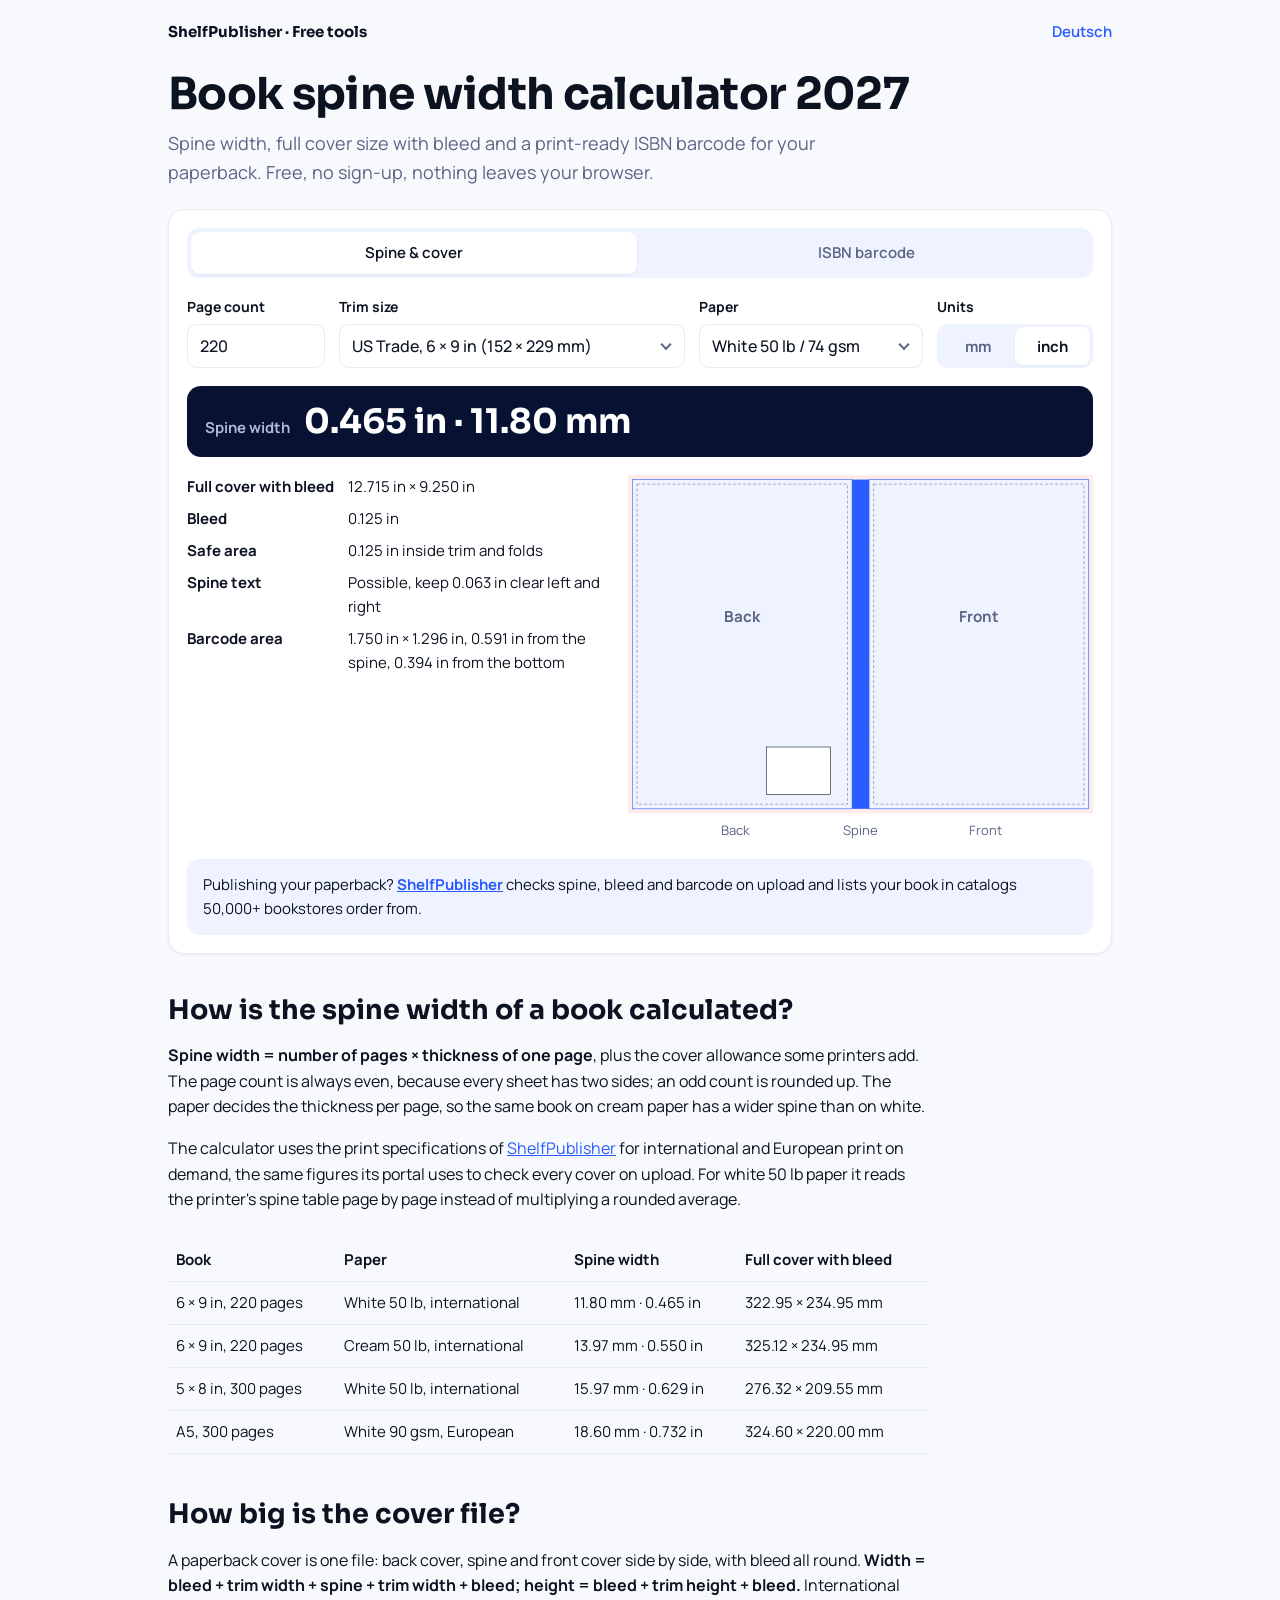
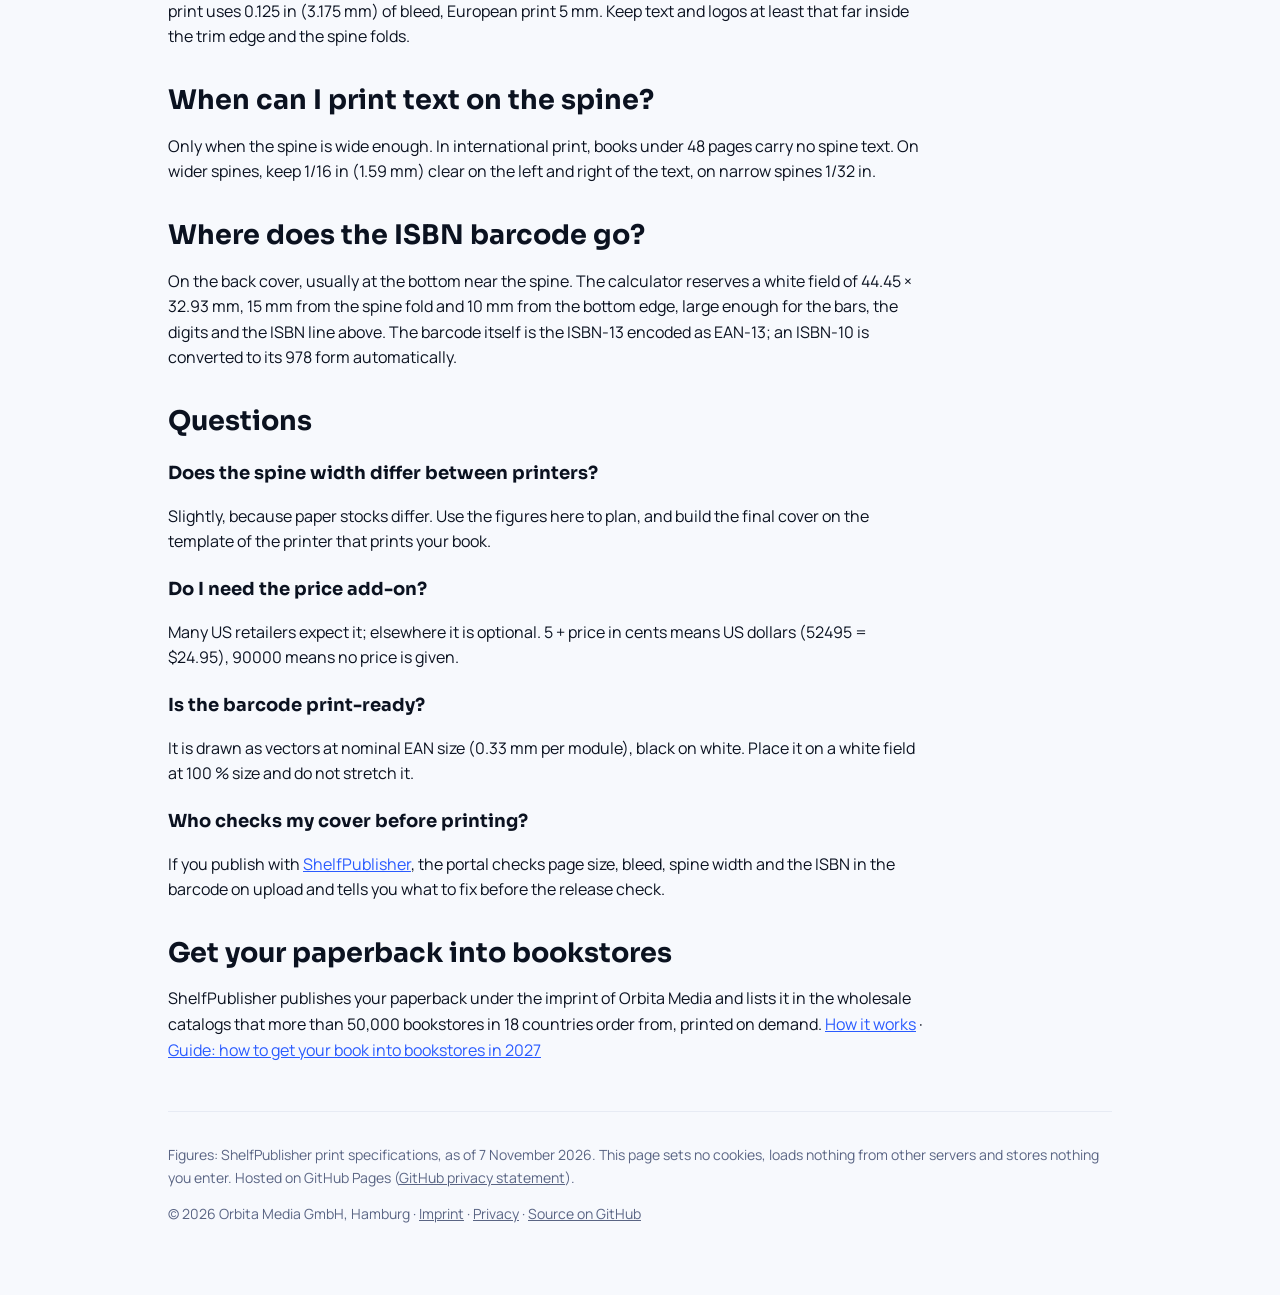
<file: docs/index.html>
<!doctype html>
<html lang="en">
<head>
<meta charset="utf-8">
<meta name="viewport" content="width=device-width,initial-scale=1">
<title>Book Spine Width Calculator 2027 – Cover Size &amp; ISBN Barcode (Free)</title>
<meta name="description" content="Free book spine width calculator: enter page count, trim size and paper to get the spine width, full cover size with bleed and an ISBN-13 barcode as SVG or PNG.">
<link rel="canonical" href="https://orbita-media.github.io/book-spine-calculator/">
<link rel="alternate" hreflang="en" href="https://orbita-media.github.io/book-spine-calculator/">
<link rel="alternate" hreflang="de" href="https://orbita-media.github.io/book-spine-calculator/de/">
<link rel="alternate" hreflang="x-default" href="https://orbita-media.github.io/book-spine-calculator/">
<meta property="og:type" content="website">
<meta property="og:title" content="Book Spine Width Calculator 2027 – Cover Size & ISBN Barcode">
<meta property="og:description" content="Spine width, full cover size with bleed and an ISBN barcode for your paperback. Free, no sign-up.">
<meta property="og:url" content="https://orbita-media.github.io/book-spine-calculator/">
<link rel="icon" href="icon.svg" type="image/svg+xml">
<link rel="preload" href="fonts/manrope-latin.woff2" as="font" type="font/woff2" crossorigin>
<link rel="stylesheet" href="app.css">
<script type="application/ld+json">
{"@context":"https://schema.org","@graph":[
{"@type":"WebApplication","name":"Book Spine Width Calculator","url":"https://orbita-media.github.io/book-spine-calculator/","applicationCategory":"UtilitiesApplication","operatingSystem":"Any (web browser)","inLanguage":"en","offers":{"@type":"Offer","price":"0","priceCurrency":"USD"},"description":"Calculates the spine width and full cover size of a paperback from page count, trim size and paper, and draws an ISBN-13 barcode as SVG or PNG.","publisher":{"@type":"Organization","name":"ShelfPublisher","url":"https://shelfpublisher.com"}},
{"@type":"FAQPage","mainEntity":[
{"@type":"Question","name":"How do I calculate the spine width of a book?","acceptedAnswer":{"@type":"Answer","text":"Multiply the number of pages by the thickness of one page of your paper, and add the cover allowance your printer uses. A 220-page paperback on white 50 lb paper has a spine of 11.80 mm (0.465 in) in ShelfPublisher's international print specification."}},
{"@type":"Question","name":"Why does my page count have to be even?","acceptedAnswer":{"@type":"Answer","text":"Every sheet has two sides, so printers always bind an even number of pages. An odd page count is rounded up, and the spine is calculated for the rounded number."}},
{"@type":"Question","name":"How wide is the full cover of a 6 x 9 inch paperback?","acceptedAnswer":{"@type":"Answer","text":"Back cover plus spine plus front cover plus bleed on both sides. With 220 pages on white 50 lb paper and 0.125 in bleed that is 322.95 x 234.95 mm (12.715 x 9.250 in)."}},
{"@type":"Question","name":"What does the 5-digit add-on next to an ISBN barcode mean?","acceptedAnswer":{"@type":"Answer","text":"It is an optional price code. The first digit names the currency (5 for US dollars), the other four the price: 52495 means $24.95. 90000 means no price is given."}}]}]}
</script>
</head>
<body>
<div class="wrap">
<nav class="top"><span class="brand">ShelfPublisher · Free tools</span><a href="de/" hreflang="de">Deutsch</a></nav>
<h1>Book spine width calculator 2027</h1>
<p class="sub">Spine width, full cover size with bleed and a print-ready ISBN barcode for your paperback. Free, no sign-up, nothing leaves your browser.</p>

<div id="calc" data-lang="en"><noscript>The calculator needs JavaScript. The formula is explained below.</noscript></div>

<article>
<h2>How is the spine width of a book calculated?</h2>
<p><strong>Spine width = number of pages × thickness of one page</strong>, plus the cover allowance some printers add. The page count is always even, because every sheet has two sides; an odd count is rounded up. The paper decides the thickness per page, so the same book on cream paper has a wider spine than on white.</p>
<p>The calculator uses the print specifications of <a href="https://shelfpublisher.com/?utm_source=github&amp;utm_medium=tool&amp;utm_campaign=spine-calculator">ShelfPublisher</a> for international and European print on demand, the same figures its portal uses to check every cover on upload. For white 50 lb paper it reads the printer's spine table page by page instead of multiplying a rounded average.</p>
<div class="tw"><table>
<thead><tr><th>Book</th><th>Paper</th><th>Spine width</th><th>Full cover with bleed</th></tr></thead>
<tbody>
<tr><td>6 × 9 in, 220 pages</td><td>White 50 lb, international</td><td>11.80 mm · 0.465 in</td><td>322.95 × 234.95 mm</td></tr>
<tr><td>6 × 9 in, 220 pages</td><td>Cream 50 lb, international</td><td>13.97 mm · 0.550 in</td><td>325.12 × 234.95 mm</td></tr>
<tr><td>5 × 8 in, 300 pages</td><td>White 50 lb, international</td><td>15.97 mm · 0.629 in</td><td>276.32 × 209.55 mm</td></tr>
<tr><td>A5, 300 pages</td><td>White 90 gsm, European</td><td>18.60 mm · 0.732 in</td><td>324.60 × 220.00 mm</td></tr>
</tbody></table></div>

<h2>How big is the cover file?</h2>
<p>A paperback cover is one file: back cover, spine and front cover side by side, with bleed all round. <strong>Width = bleed + trim width + spine + trim width + bleed; height = bleed + trim height + bleed.</strong> International print uses 0.125 in (3.175 mm) of bleed, European print 5 mm. Keep text and logos at least that far inside the trim edge and the spine folds.</p>

<h2>When can I print text on the spine?</h2>
<p>Only when the spine is wide enough. In international print, books under 48 pages carry no spine text. On wider spines, keep 1/16 in (1.59 mm) clear on the left and right of the text, on narrow spines 1/32 in.</p>

<h2>Where does the ISBN barcode go?</h2>
<p>On the back cover, usually at the bottom near the spine. The calculator reserves a white field of 44.45 × 32.93 mm, 15 mm from the spine fold and 10 mm from the bottom edge, large enough for the bars, the digits and the ISBN line above. The barcode itself is the ISBN-13 encoded as EAN-13; an ISBN-10 is converted to its 978 form automatically.</p>

<section class="faq">
<h2>Questions</h2>
<h3>Does the spine width differ between printers?</h3>
<p>Slightly, because paper stocks differ. Use the figures here to plan, and build the final cover on the template of the printer that prints your book.</p>
<h3>Do I need the price add-on?</h3>
<p>Many US retailers expect it; elsewhere it is optional. 5 + price in cents means US dollars (52495 = $24.95), 90000 means no price is given.</p>
<h3>Is the barcode print-ready?</h3>
<p>It is drawn as vectors at nominal EAN size (0.33 mm per module), black on white. Place it on a white field at 100 % size and do not stretch it.</p>
<h3>Who checks my cover before printing?</h3>
<p>If you publish with <a href="https://shelfpublisher.com/how-it-works?utm_source=github&amp;utm_medium=tool&amp;utm_campaign=spine-calculator">ShelfPublisher</a>, the portal checks page size, bleed, spine width and the ISBN in the barcode on upload and tells you what to fix before the release check.</p>
</section>

<h2>Get your paperback into bookstores</h2>
<p>ShelfPublisher publishes your paperback under the imprint of Orbita Media and lists it in the wholesale catalogs that more than 50,000 bookstores in 18 countries order from, printed on demand. <a href="https://shelfpublisher.com/get-your-book-into-bookstores?utm_source=github&amp;utm_medium=tool&amp;utm_campaign=spine-calculator">How it works</a> · <a href="https://orbita-media.github.io/publishing-guides-2027/how-to-get-your-book-into-bookstores-2027/">Guide: how to get your book into bookstores in 2027</a></p>
</article>

<footer>
<p>Figures: ShelfPublisher print specifications, as of 7 November 2026. This page sets no cookies, loads nothing from other servers and stores nothing you enter. Hosted on GitHub Pages (<a href="https://docs.github.com/en/site-policy/privacy-policies/github-general-privacy-statement">GitHub privacy statement</a>).</p>
<p>© 2026 Orbita Media GmbH, Hamburg · <a href="https://shelfpublisher.com/legal/imprint">Imprint</a> · <a href="https://shelfpublisher.com/legal/privacy">Privacy</a> · <a href="https://github.com/Orbita-Media/book-spine-calculator">Source on GitHub</a></p>
</footer>
</div>
<script src="data.js"></script>
<script src="calc.js"></script>
<script src="app.js"></script>
</body>
</html>
</file>
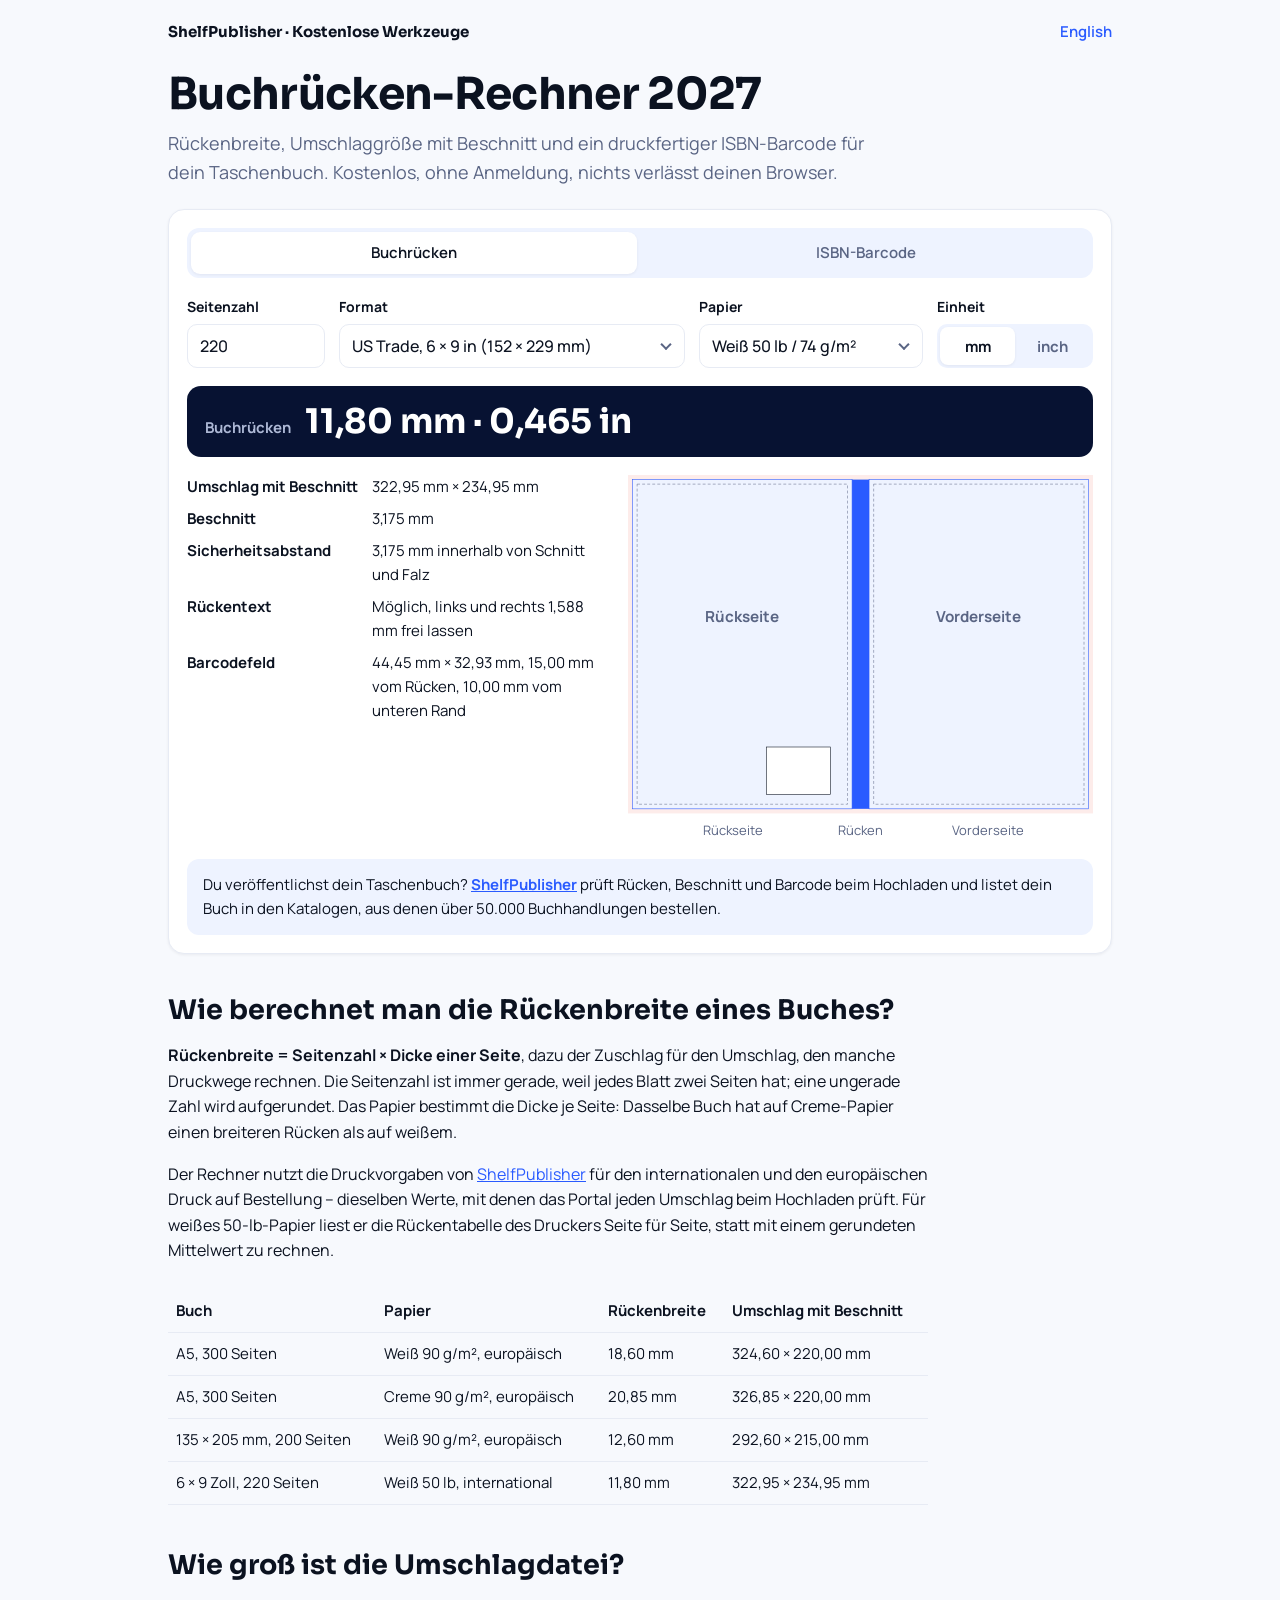
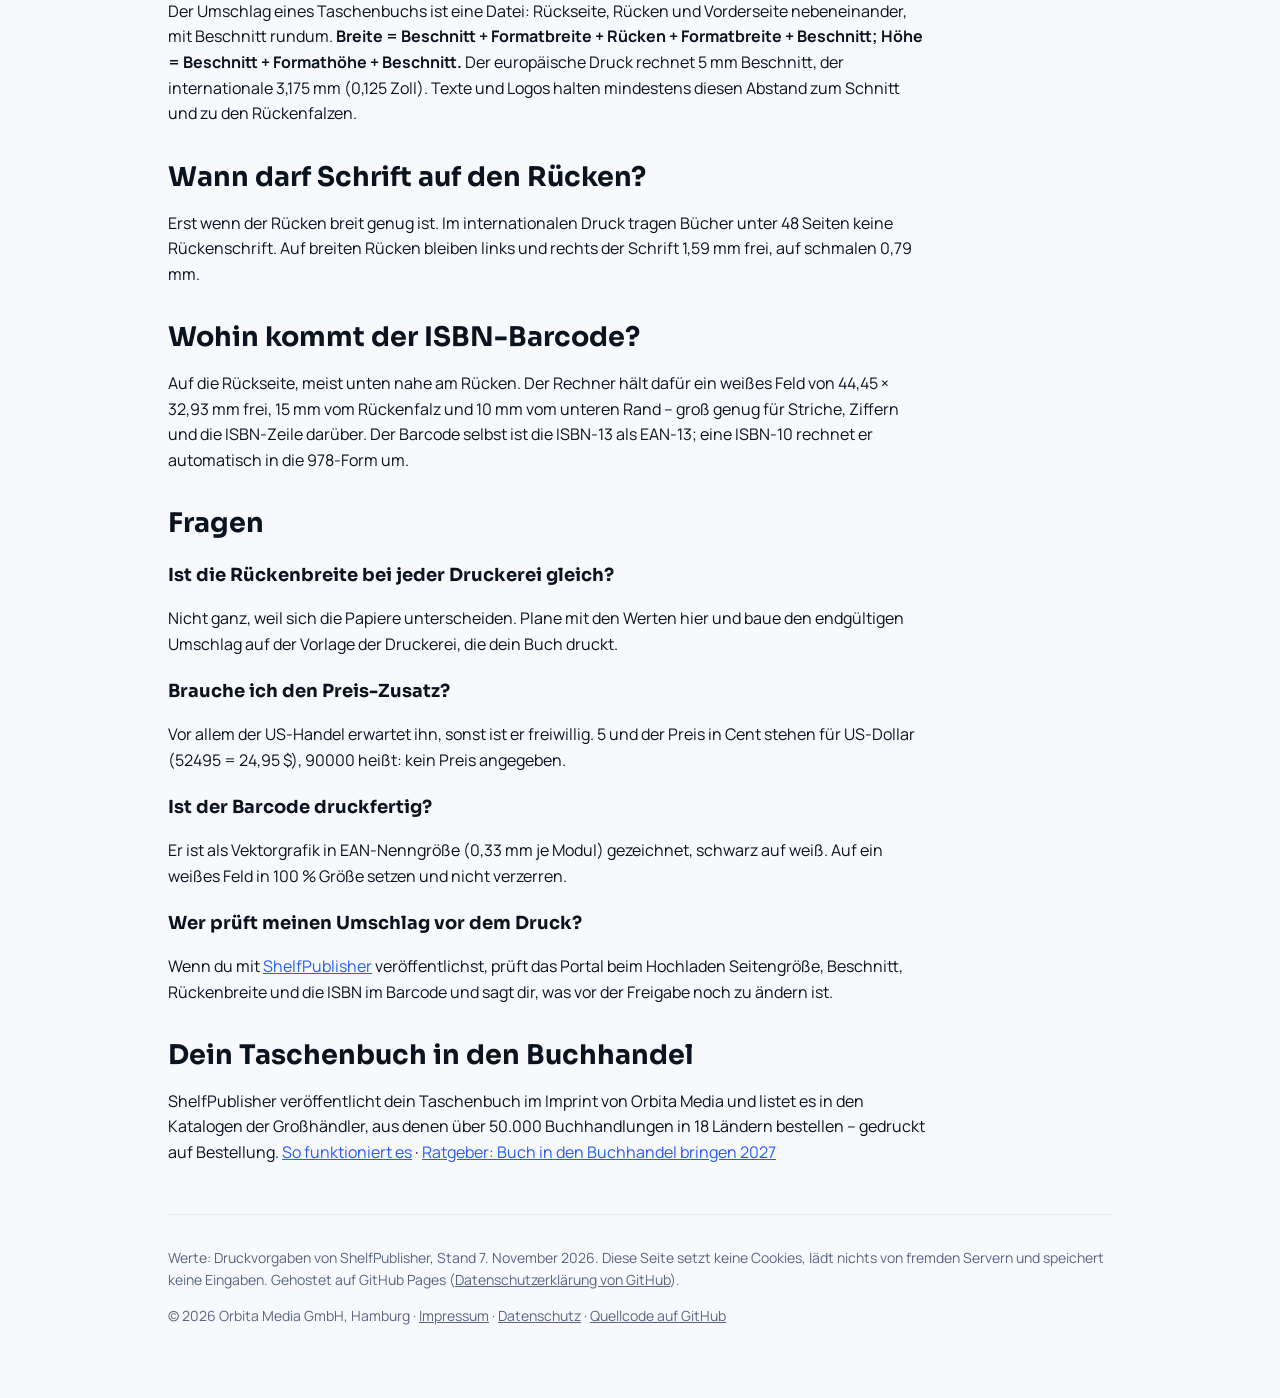
<file: docs/de/index.html>
<!doctype html>
<html lang="de">
<head>
<meta charset="utf-8">
<meta name="viewport" content="width=device-width,initial-scale=1">
<title>Buchrücken-Rechner 2027 – Rückenbreite, Umschlag &amp; ISBN-Barcode</title>
<meta name="description" content="Kostenloser Buchrücken-Rechner: Seitenzahl, Format und Papier eingeben und Rückenbreite, Umschlaggröße mit Beschnitt und ISBN-Barcode als SVG oder PNG erhalten.">
<link rel="canonical" href="https://orbita-media.github.io/book-spine-calculator/de/">
<link rel="alternate" hreflang="en" href="https://orbita-media.github.io/book-spine-calculator/">
<link rel="alternate" hreflang="de" href="https://orbita-media.github.io/book-spine-calculator/de/">
<link rel="alternate" hreflang="x-default" href="https://orbita-media.github.io/book-spine-calculator/">
<meta property="og:type" content="website">
<meta property="og:title" content="Buchrücken-Rechner 2027 – Rückenbreite, Umschlag & ISBN-Barcode">
<meta property="og:description" content="Rückenbreite, Umschlaggröße mit Beschnitt und ISBN-Barcode für dein Taschenbuch. Kostenlos, ohne Anmeldung.">
<meta property="og:url" content="https://orbita-media.github.io/book-spine-calculator/de/">
<link rel="icon" href="../icon.svg" type="image/svg+xml">
<link rel="preload" href="../fonts/manrope-latin.woff2" as="font" type="font/woff2" crossorigin>
<link rel="stylesheet" href="../app.css">
<script type="application/ld+json">
{"@context":"https://schema.org","@graph":[
{"@type":"WebApplication","name":"Buchrücken-Rechner","url":"https://orbita-media.github.io/book-spine-calculator/de/","applicationCategory":"UtilitiesApplication","operatingSystem":"Alle (Webbrowser)","inLanguage":"de","offers":{"@type":"Offer","price":"0","priceCurrency":"EUR"},"description":"Berechnet Rückenbreite und Umschlaggröße eines Taschenbuchs aus Seitenzahl, Format und Papier und erzeugt einen ISBN-13-Barcode als SVG oder PNG.","publisher":{"@type":"Organization","name":"ShelfPublisher","url":"https://shelfpublisher.com/de/"}},
{"@type":"FAQPage","mainEntity":[
{"@type":"Question","name":"Wie berechnet man die Rückenbreite eines Buches?","acceptedAnswer":{"@type":"Answer","text":"Seitenzahl mal Dicke einer Seite des gewählten Papiers, dazu der Zuschlag für den Umschlag, den manche Druckwege rechnen. Ein A5-Taschenbuch mit 300 Seiten auf weißem 90-g-Papier hat im europäischen Druck von ShelfPublisher einen Rücken von 18,60 mm."}},
{"@type":"Question","name":"Warum muss die Seitenzahl gerade sein?","acceptedAnswer":{"@type":"Answer","text":"Jedes Blatt hat zwei Seiten, deshalb wird immer eine gerade Seitenzahl gebunden. Eine ungerade Zahl wird aufgerundet, und der Rücken gilt für die aufgerundete Zahl."}},
{"@type":"Question","name":"Wie groß ist der Umschlag eines A5-Taschenbuchs?","acceptedAnswer":{"@type":"Answer","text":"Rückseite plus Rücken plus Vorderseite plus Beschnitt an allen Seiten. Mit 300 Seiten auf weißem 90-g-Papier und 5 mm Beschnitt sind das 324,60 × 220,00 mm."}},
{"@type":"Question","name":"Was bedeutet die fünfstellige Zusatzzahl neben dem ISBN-Barcode?","acceptedAnswer":{"@type":"Answer","text":"Ein optionaler Preiscode, vor allem für den US-Handel. Die erste Ziffer nennt die Währung (5 für US-Dollar), die übrigen vier den Preis: 52495 heißt 24,95 $. 90000 heißt: kein Preis angegeben."}}]}]}
</script>
</head>
<body>
<div class="wrap">
<nav class="top"><span class="brand">ShelfPublisher · Kostenlose Werkzeuge</span><a href="../" hreflang="en">English</a></nav>
<h1>Buchrücken-Rechner 2027</h1>
<p class="sub">Rückenbreite, Umschlaggröße mit Beschnitt und ein druckfertiger ISBN-Barcode für dein Taschenbuch. Kostenlos, ohne Anmeldung, nichts verlässt deinen Browser.</p>

<div id="calc" data-lang="de"><noscript>Der Rechner braucht JavaScript. Die Formel steht unten.</noscript></div>

<article>
<h2>Wie berechnet man die Rückenbreite eines Buches?</h2>
<p><strong>Rückenbreite = Seitenzahl × Dicke einer Seite</strong>, dazu der Zuschlag für den Umschlag, den manche Druckwege rechnen. Die Seitenzahl ist immer gerade, weil jedes Blatt zwei Seiten hat; eine ungerade Zahl wird aufgerundet. Das Papier bestimmt die Dicke je Seite: Dasselbe Buch hat auf Creme-Papier einen breiteren Rücken als auf weißem.</p>
<p>Der Rechner nutzt die Druckvorgaben von <a href="https://shelfpublisher.com/de/?utm_source=github&amp;utm_medium=tool&amp;utm_campaign=spine-calculator">ShelfPublisher</a> für den internationalen und den europäischen Druck auf Bestellung – dieselben Werte, mit denen das Portal jeden Umschlag beim Hochladen prüft. Für weißes 50-lb-Papier liest er die Rückentabelle des Druckers Seite für Seite, statt mit einem gerundeten Mittelwert zu rechnen.</p>
<div class="tw"><table>
<thead><tr><th>Buch</th><th>Papier</th><th>Rückenbreite</th><th>Umschlag mit Beschnitt</th></tr></thead>
<tbody>
<tr><td>A5, 300 Seiten</td><td>Weiß 90 g/m², europäisch</td><td>18,60 mm</td><td>324,60 × 220,00 mm</td></tr>
<tr><td>A5, 300 Seiten</td><td>Creme 90 g/m², europäisch</td><td>20,85 mm</td><td>326,85 × 220,00 mm</td></tr>
<tr><td>135 × 205 mm, 200 Seiten</td><td>Weiß 90 g/m², europäisch</td><td>12,60 mm</td><td>292,60 × 215,00 mm</td></tr>
<tr><td>6 × 9 Zoll, 220 Seiten</td><td>Weiß 50 lb, international</td><td>11,80 mm</td><td>322,95 × 234,95 mm</td></tr>
</tbody></table></div>

<h2>Wie groß ist die Umschlagdatei?</h2>
<p>Der Umschlag eines Taschenbuchs ist eine Datei: Rückseite, Rücken und Vorderseite nebeneinander, mit Beschnitt rundum. <strong>Breite = Beschnitt + Formatbreite + Rücken + Formatbreite + Beschnitt; Höhe = Beschnitt + Formathöhe + Beschnitt.</strong> Der europäische Druck rechnet 5 mm Beschnitt, der internationale 3,175 mm (0,125 Zoll). Texte und Logos halten mindestens diesen Abstand zum Schnitt und zu den Rückenfalzen.</p>

<h2>Wann darf Schrift auf den Rücken?</h2>
<p>Erst wenn der Rücken breit genug ist. Im internationalen Druck tragen Bücher unter 48 Seiten keine Rückenschrift. Auf breiten Rücken bleiben links und rechts der Schrift 1,59 mm frei, auf schmalen 0,79 mm.</p>

<h2>Wohin kommt der ISBN-Barcode?</h2>
<p>Auf die Rückseite, meist unten nahe am Rücken. Der Rechner hält dafür ein weißes Feld von 44,45 × 32,93 mm frei, 15 mm vom Rückenfalz und 10 mm vom unteren Rand – groß genug für Striche, Ziffern und die ISBN-Zeile darüber. Der Barcode selbst ist die ISBN-13 als EAN-13; eine ISBN-10 rechnet er automatisch in die 978-Form um.</p>

<section class="faq">
<h2>Fragen</h2>
<h3>Ist die Rückenbreite bei jeder Druckerei gleich?</h3>
<p>Nicht ganz, weil sich die Papiere unterscheiden. Plane mit den Werten hier und baue den endgültigen Umschlag auf der Vorlage der Druckerei, die dein Buch druckt.</p>
<h3>Brauche ich den Preis-Zusatz?</h3>
<p>Vor allem der US-Handel erwartet ihn, sonst ist er freiwillig. 5 und der Preis in Cent stehen für US-Dollar (52495 = 24,95 $), 90000 heißt: kein Preis angegeben.</p>
<h3>Ist der Barcode druckfertig?</h3>
<p>Er ist als Vektorgrafik in EAN-Nenngröße (0,33 mm je Modul) gezeichnet, schwarz auf weiß. Auf ein weißes Feld in 100 % Größe setzen und nicht verzerren.</p>
<h3>Wer prüft meinen Umschlag vor dem Druck?</h3>
<p>Wenn du mit <a href="https://shelfpublisher.com/de/?utm_source=github&amp;utm_medium=tool&amp;utm_campaign=spine-calculator">ShelfPublisher</a> veröffentlichst, prüft das Portal beim Hochladen Seitengröße, Beschnitt, Rückenbreite und die ISBN im Barcode und sagt dir, was vor der Freigabe noch zu ändern ist.</p>
</section>

<h2>Dein Taschenbuch in den Buchhandel</h2>
<p>ShelfPublisher veröffentlicht dein Taschenbuch im Imprint von Orbita Media und listet es in den Katalogen der Großhändler, aus denen über 50.000 Buchhandlungen in 18 Ländern bestellen – gedruckt auf Bestellung. <a href="https://shelfpublisher.com/de/buch-in-den-buchhandel?utm_source=github&amp;utm_medium=tool&amp;utm_campaign=spine-calculator">So funktioniert es</a> · <a href="https://orbita-media.github.io/publishing-guides-2027/buch-in-den-buchhandel-bringen-2027/">Ratgeber: Buch in den Buchhandel bringen 2027</a></p>
</article>

<footer>
<p>Werte: Druckvorgaben von ShelfPublisher, Stand 7. November 2026. Diese Seite setzt keine Cookies, lädt nichts von fremden Servern und speichert keine Eingaben. Gehostet auf GitHub Pages (<a href="https://docs.github.com/de/site-policy/privacy-policies/github-general-privacy-statement">Datenschutzerklärung von GitHub</a>).</p>
<p>© 2026 Orbita Media GmbH, Hamburg · <a href="https://shelfpublisher.com/legal/imprint">Impressum</a> · <a href="https://shelfpublisher.com/legal/privacy">Datenschutz</a> · <a href="https://github.com/Orbita-Media/book-spine-calculator">Quellcode auf GitHub</a></p>
</footer>
</div>
<script src="../data.js"></script>
<script src="../calc.js"></script>
<script src="../app.js"></script>
</body>
</html>
</file>
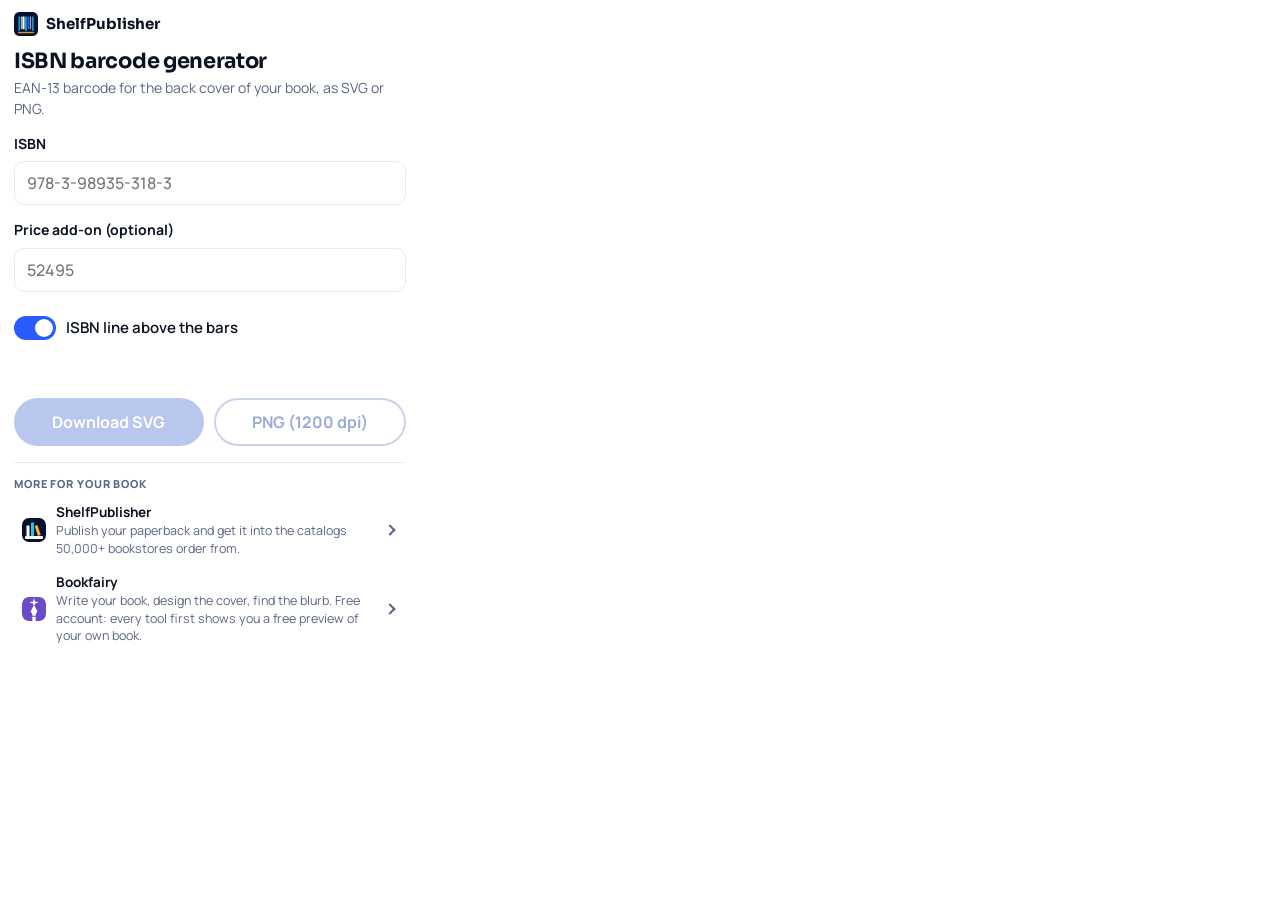
<file: extension-isbn/popup.html>
<!doctype html>
<html>
<head>
<meta charset="utf-8">
<title>ISBN Barcode Generator</title>
<link rel="stylesheet" href="app.css">
<link rel="stylesheet" href="popup.css">
</head>
<body>
<header class="ph"><img src="icons/icon32.png" width="24" height="24" alt=""><strong>ShelfPublisher</strong></header>
<div id="calc" data-compact="1" data-mode="isbn" data-campaign="isbn-barcode"></div>
<script src="calc.js"></script>
<script src="app.js"></script>
</body>
</html>
</file>
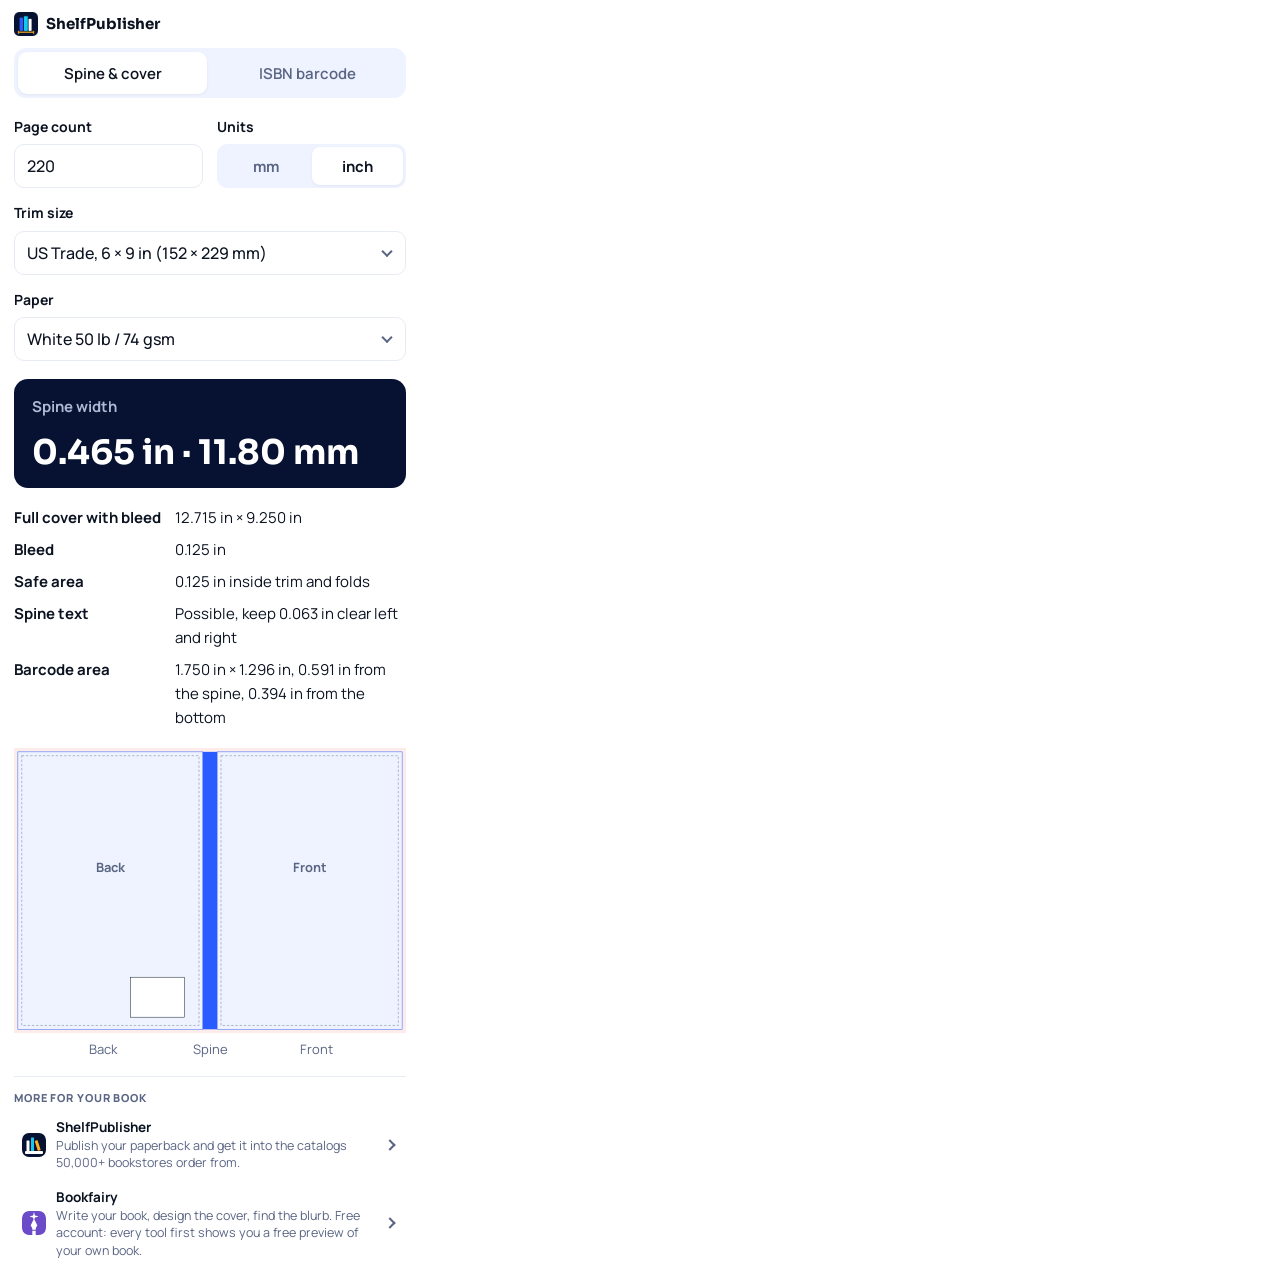
<file: extension/popup.html>
<!doctype html>
<html>
<head>
<meta charset="utf-8">
<title>Book Spine Calculator</title>
<link rel="stylesheet" href="app.css">
<link rel="stylesheet" href="popup.css">
</head>
<body>
<header class="ph"><img src="icons/icon32.png" width="24" height="24" alt=""><strong>ShelfPublisher</strong></header>
<div id="calc" data-compact="1" data-campaign="spine-calculator"></div>
<script src="data.js"></script>
<script src="calc.js"></script>
<script src="app.js"></script>
</body>
</html>
</file>
<file: docs/app.css>
@font-face{font-family:'Sora';src:url(fonts/sora-latin.woff2) format('woff2');font-weight:400 800;font-display:swap;unicode-range:U+0000-00FF,U+0131,U+0152-0153,U+02BB-02BC,U+02C6,U+02DA,U+02DC,U+0304,U+0308,U+0329,U+2000-206F,U+20AC,U+2122,U+2191,U+2193,U+2212,U+2215,U+FEFF,U+FFFD}
@font-face{font-family:'Sora';src:url(fonts/sora-latin-ext.woff2) format('woff2');font-weight:400 800;font-display:swap;unicode-range:U+0100-02BA,U+02BD-02C5,U+02C7-02CC,U+02CE-02D7,U+02DD-02FF,U+1E00-1E9F,U+1EF2-1EFF,U+20A0-20AB,U+20AD-20C0,U+2C60-2C7F,U+A720-A7FF}
@font-face{font-family:'Manrope';src:url(fonts/manrope-latin.woff2) format('woff2');font-weight:200 800;font-display:swap;unicode-range:U+0000-00FF,U+0131,U+0152-0153,U+02BB-02BC,U+02C6,U+02DA,U+02DC,U+0304,U+0308,U+0329,U+2000-206F,U+20AC,U+2122,U+2191,U+2193,U+2212,U+2215,U+FEFF,U+FFFD}
@font-face{font-family:'Manrope';src:url(fonts/manrope-latin-ext.woff2) format('woff2');font-weight:200 800;font-display:swap;unicode-range:U+0100-02BA,U+02BD-02C5,U+02C7-02CC,U+02CE-02D7,U+02DD-02FF,U+1E00-1E9F,U+1EF2-1EFF,U+20A0-20AB,U+20AD-20C0,U+2C60-2C7F,U+A720-A7FF}
:root{--ink:#0B1220;--navy:#071232;--blue:#2A5BFF;--blue-h:#1F4BE6;--cyan:#16C8F0;--soft:#EEF3FF;--bg:#F7F9FD;
--line:#E7EBF4;--muted:#5A6584;--good:#14A87B;--bad:#D64933;--card:#fff;--r:16px;--shadow:0 1px 3px rgba(16,24,40,.06);
--display:'Sora',system-ui,sans-serif;--body:'Manrope',system-ui,sans-serif}
*{box-sizing:border-box}
html{-webkit-text-size-adjust:100%}
body{margin:0;background:var(--bg);color:var(--ink);font-family:var(--body);font-size:16px;line-height:1.6;
font-variant-ligatures:no-contextual}
a{color:var(--blue)}
.wrap{max-width:980px;margin:0 auto;padding:20px 18px 56px}
.top{display:flex;justify-content:space-between;align-items:center;gap:12px;flex-wrap:wrap;font-size:15px;font-weight:600}
.top a{text-decoration:none}
.brand{font-family:var(--display);font-weight:700;color:var(--ink)}
h1{font-family:var(--display);font-size:clamp(28px,5.4vw,44px);line-height:1.12;letter-spacing:-.015em;margin:26px 0 10px}
.sub{font-size:18px;color:var(--muted);margin:0 0 22px;max-width:720px}
#calc{background:var(--card);border:1px solid var(--line);border-radius:var(--r);box-shadow:var(--shadow);padding:18px}
.tabs{display:flex;gap:6px;background:var(--soft);border-radius:12px;padding:4px;margin-bottom:18px}
.tabs button{flex:1;height:42px;border:0;border-radius:9px;background:transparent;font:600 15px var(--body);color:var(--muted);
cursor:pointer;transition:background-color .15s,color .15s}
.tabs button:hover{color:var(--ink)}
.tabs button.on{background:#fff;color:var(--ink);box-shadow:var(--shadow)}
.inputs{display:grid;grid-template-columns:minmax(0,.8fr) minmax(0,2fr) minmax(0,1.3fr) minmax(0,.9fr);gap:14px}
.inputs.isbn-in{grid-template-columns:minmax(0,2fr) minmax(0,1fr) minmax(0,1.4fr)}
.field{display:flex;flex-direction:column;gap:6px;min-width:0}
.field label,.field .lbl{font-size:14px;font-weight:700;color:var(--ink)}
.field input{height:44px;border:1px solid var(--line);border-radius:10px;padding:0 12px;font:500 16px var(--body);color:var(--ink);
background:#fff;width:100%;min-width:0;transition:border-color .15s,box-shadow .15s}
.field input:focus{outline:none;border-color:var(--blue);box-shadow:0 0 0 3px #DCE5FF}
.sel{position:relative}
.sel-btn{width:100%;height:44px;border:1px solid var(--line);border-radius:10px;background:#fff;padding:0 36px 0 12px;
font:500 16px var(--body);color:var(--ink);text-align:left;cursor:pointer;position:relative;transition:border-color .15s}
.sel-btn:hover{border-color:#C9D3EA}
.sel-btn:focus-visible{outline:none;border-color:var(--blue);box-shadow:0 0 0 3px #DCE5FF}
.sel-val{display:block;overflow:hidden;text-overflow:ellipsis;white-space:nowrap}
.chev{position:absolute;right:14px;top:50%;width:8px;height:8px;border:solid var(--muted);border-width:0 2px 2px 0;
transform:translateY(-70%) rotate(45deg)}
.sel-list{position:absolute;z-index:20;left:0;right:0;top:calc(100% + 6px);background:#fff;border:1px solid var(--line);
border-radius:12px;box-shadow:0 12px 32px rgba(11,18,32,.14);padding:6px;max-height:320px;overflow:auto;
opacity:0;transform:translateY(-4px) scale(.98);pointer-events:none;transition:opacity .15s,transform .15s;min-width:260px}
.sel-list.open{opacity:1;transform:none;pointer-events:auto}
.sel-group{font-size:12px;font-weight:800;text-transform:uppercase;letter-spacing:.08em;color:var(--muted);padding:10px 10px 4px}
.sel-opt{padding:9px 10px;border-radius:8px;cursor:pointer;font-size:15px}
.sel-opt:hover,.sel-opt:focus{background:#F4F4F5;outline:none}
.sel-opt.on{font-weight:700;color:var(--blue)}
.seg{display:flex;background:var(--soft);border-radius:10px;padding:3px;height:44px}
.seg button{flex:1;border:0;border-radius:8px;background:transparent;font:700 15px var(--body);color:var(--muted);cursor:pointer;
transition:background-color .15s,color .15s}
.seg button.on{background:#fff;color:var(--ink);box-shadow:var(--shadow)}
.switch{display:flex;align-items:center;gap:10px;height:44px;border:0;background:none;padding:0;font:600 15px var(--body);
color:var(--ink);cursor:pointer;text-align:left}
.switch .knob{flex:0 0 auto;width:42px;height:24px;border-radius:12px;background:#D5DBEA;position:relative;transition:background-color .15s}
.switch .knob:after{content:"";position:absolute;left:3px;top:3px;width:18px;height:18px;border-radius:50%;background:#fff;
transition:transform .15s}
.switch[aria-checked="true"] .knob{background:var(--blue)}
.switch[aria-checked="true"] .knob:after{transform:translateX(18px)}
.field.sw{justify-content:flex-end}
.results{margin-top:18px;display:grid;grid-template-columns:minmax(0,1fr) minmax(0,1.1fr);gap:18px;align-items:start}
.hero{grid-column:1/-1;display:flex;align-items:baseline;gap:14px;flex-wrap:wrap;background:var(--navy);color:#fff;
border-radius:14px;padding:16px 18px}
.hero-l{font-weight:700;color:#AEB9D6;font-size:15px}
.hero-v{font-family:var(--display);font-size:clamp(24px,4.6vw,34px);line-height:1.15;color:#fff}
.facts{margin:0;display:grid;grid-template-columns:auto minmax(0,1fr);gap:8px 14px;font-size:15px}
.facts dt{font-weight:700}
.facts dd{margin:0;color:var(--ink);overflow-wrap:anywhere}
.warn{grid-column:1/-1;margin:0;background:#FFF6E0;border-radius:10px;padding:10px 12px;font-size:15px}
.fig{margin:0}
.diagram{width:100%;height:auto;display:block}
.d-bleed{fill:#FDECEA}
.d-panel{fill:#EEF3FF;stroke:#2A5BFF;stroke-width:.4}
.d-spine{fill:#2A5BFF}
.d-safe{fill:none;stroke:#5A6584;stroke-width:.35;stroke-dasharray:2 1.5}
.d-barcode{fill:#fff;stroke:#0B1220;stroke-width:.4}
.d-label{fill:#5A6584;font-family:var(--body);font-weight:700}
.fig figcaption{display:grid;grid-template-columns:1fr auto 1fr;text-align:center;font-size:13px;color:var(--muted);margin-top:6px}
.msg{min-height:24px;margin:12px 0 0;font-weight:600}
.msg.good{color:var(--good)}.msg.bad{color:var(--bad)}
.bc-out{margin-top:10px}
.bc-img{display:inline-block;background:#fff;border:1px solid var(--line);border-radius:12px;padding:12px;max-width:100%}
.bc-img svg{display:block;width:min(100%,340px);height:auto}
.actions{margin-top:12px;display:flex;flex-wrap:wrap;gap:10px}
.btn{height:48px;padding:0 22px;border:0;border-radius:999px;background:var(--blue);color:#fff;font:700 16px var(--body);
cursor:pointer;box-shadow:0 4px 14px rgba(42,91,255,.25);transition:background-color .15s,box-shadow .15s}
.btn:hover{background:var(--blue-h)}
.btn:disabled{background:#B9C6EE;box-shadow:none;cursor:default}
.btn2{background:#fff;color:var(--blue);box-shadow:inset 0 0 0 2px var(--blue)}
.btn2:hover{background:var(--soft)}
.btn2:disabled{background:#fff;color:#9AAAD8;box-shadow:inset 0 0 0 2px #C9D3EA}
.tool-h{margin-bottom:14px}
.tool-h h1{font-family:var(--display);font-size:21px;line-height:1.25;margin:0 0 4px}
.tool-h p{margin:0;color:var(--muted);font-size:14px;line-height:1.45}
.promo{margin:16px 0 0;padding-top:12px;border-top:1px solid var(--line);display:grid;gap:2px}
.promo-h{margin:0 0 2px;font-size:11px;font-weight:800;text-transform:uppercase;letter-spacing:.08em;color:var(--muted)}
.way{display:flex;align-items:center;gap:10px;padding:7px 8px;border-radius:12px;text-decoration:none;color:var(--ink);
transition:background-color .15s}
.way:hover,.way:focus-visible{background:var(--soft);outline:none}
.way img{flex:none;border-radius:7px}
.way-t{display:flex;flex-direction:column;min-width:0;font-size:12.5px;line-height:1.4;color:var(--muted)}
.way-t strong{font-size:13.5px;color:var(--ink)}
.way-go{flex:none;width:8px;height:8px;margin-right:4px;border:solid var(--muted);border-width:2px 2px 0 0;transform:rotate(45deg)}
.way.fairy:hover strong{color:#6C4BC9}
.way.shelf:hover strong{color:var(--blue)}
.cta{margin:18px 0 0;padding:14px 16px;background:var(--soft);border-radius:12px;font-size:15px}
.cta a{font-weight:700}
article{margin-top:40px}
article h2{font-family:var(--display);font-size:clamp(21px,3.4vw,27px);line-height:1.25;margin:34px 0 10px}
article p,article li{max-width:760px}
article table{border-collapse:collapse;width:100%;max-width:760px;font-size:15px;margin:10px 0}
.tw{overflow-x:auto}
article th,article td{border-bottom:1px solid var(--line);padding:9px 8px;text-align:left;vertical-align:top}
article th{font-weight:700}
.faq h3{font-family:var(--display);font-size:18px;margin:20px 0 4px}
footer{margin-top:48px;padding-top:18px;border-top:1px solid var(--line);font-size:14px;color:var(--muted)}
footer a{color:var(--muted)}
@media (max-width:760px){
 .inputs,.inputs.isbn-in{grid-template-columns:repeat(2,minmax(0,1fr))}
 .inputs .field:nth-child(4){order:1}
 .inputs .field:nth-child(2),.inputs .field:nth-child(3){order:2;grid-column:1/-1}
 .inputs.isbn-in .field{order:0}
 .inputs.isbn-in .field.wide,.inputs.isbn-in .field.sw{grid-column:1/-1}
 .results{grid-template-columns:1fr}
 #calc{padding:14px}
 .actions .btn{flex:1 1 auto}
}
</file>
<file: extension-isbn/app.css>
@font-face{font-family:'Sora';src:url(fonts/sora-latin.woff2) format('woff2');font-weight:400 800;font-display:swap;unicode-range:U+0000-00FF,U+0131,U+0152-0153,U+02BB-02BC,U+02C6,U+02DA,U+02DC,U+0304,U+0308,U+0329,U+2000-206F,U+20AC,U+2122,U+2191,U+2193,U+2212,U+2215,U+FEFF,U+FFFD}
@font-face{font-family:'Sora';src:url(fonts/sora-latin-ext.woff2) format('woff2');font-weight:400 800;font-display:swap;unicode-range:U+0100-02BA,U+02BD-02C5,U+02C7-02CC,U+02CE-02D7,U+02DD-02FF,U+1E00-1E9F,U+1EF2-1EFF,U+20A0-20AB,U+20AD-20C0,U+2C60-2C7F,U+A720-A7FF}
@font-face{font-family:'Manrope';src:url(fonts/manrope-latin.woff2) format('woff2');font-weight:200 800;font-display:swap;unicode-range:U+0000-00FF,U+0131,U+0152-0153,U+02BB-02BC,U+02C6,U+02DA,U+02DC,U+0304,U+0308,U+0329,U+2000-206F,U+20AC,U+2122,U+2191,U+2193,U+2212,U+2215,U+FEFF,U+FFFD}
@font-face{font-family:'Manrope';src:url(fonts/manrope-latin-ext.woff2) format('woff2');font-weight:200 800;font-display:swap;unicode-range:U+0100-02BA,U+02BD-02C5,U+02C7-02CC,U+02CE-02D7,U+02DD-02FF,U+1E00-1E9F,U+1EF2-1EFF,U+20A0-20AB,U+20AD-20C0,U+2C60-2C7F,U+A720-A7FF}
:root{--ink:#0B1220;--navy:#071232;--blue:#2A5BFF;--blue-h:#1F4BE6;--cyan:#16C8F0;--soft:#EEF3FF;--bg:#F7F9FD;
--line:#E7EBF4;--muted:#5A6584;--good:#14A87B;--bad:#D64933;--card:#fff;--r:16px;--shadow:0 1px 3px rgba(16,24,40,.06);
--display:'Sora',system-ui,sans-serif;--body:'Manrope',system-ui,sans-serif}
*{box-sizing:border-box}
html{-webkit-text-size-adjust:100%}
body{margin:0;background:var(--bg);color:var(--ink);font-family:var(--body);font-size:16px;line-height:1.6;
font-variant-ligatures:no-contextual}
a{color:var(--blue)}
.wrap{max-width:980px;margin:0 auto;padding:20px 18px 56px}
.top{display:flex;justify-content:space-between;align-items:center;gap:12px;flex-wrap:wrap;font-size:15px;font-weight:600}
.top a{text-decoration:none}
.brand{font-family:var(--display);font-weight:700;color:var(--ink)}
h1{font-family:var(--display);font-size:clamp(28px,5.4vw,44px);line-height:1.12;letter-spacing:-.015em;margin:26px 0 10px}
.sub{font-size:18px;color:var(--muted);margin:0 0 22px;max-width:720px}
#calc{background:var(--card);border:1px solid var(--line);border-radius:var(--r);box-shadow:var(--shadow);padding:18px}
.tabs{display:flex;gap:6px;background:var(--soft);border-radius:12px;padding:4px;margin-bottom:18px}
.tabs button{flex:1;height:42px;border:0;border-radius:9px;background:transparent;font:600 15px var(--body);color:var(--muted);
cursor:pointer;transition:background-color .15s,color .15s}
.tabs button:hover{color:var(--ink)}
.tabs button.on{background:#fff;color:var(--ink);box-shadow:var(--shadow)}
.inputs{display:grid;grid-template-columns:minmax(0,.8fr) minmax(0,2fr) minmax(0,1.3fr) minmax(0,.9fr);gap:14px}
.inputs.isbn-in{grid-template-columns:minmax(0,2fr) minmax(0,1fr) minmax(0,1.4fr)}
.field{display:flex;flex-direction:column;gap:6px;min-width:0}
.field label,.field .lbl{font-size:14px;font-weight:700;color:var(--ink)}
.field input{height:44px;border:1px solid var(--line);border-radius:10px;padding:0 12px;font:500 16px var(--body);color:var(--ink);
background:#fff;width:100%;min-width:0;transition:border-color .15s,box-shadow .15s}
.field input:focus{outline:none;border-color:var(--blue);box-shadow:0 0 0 3px #DCE5FF}
.sel{position:relative}
.sel-btn{width:100%;height:44px;border:1px solid var(--line);border-radius:10px;background:#fff;padding:0 36px 0 12px;
font:500 16px var(--body);color:var(--ink);text-align:left;cursor:pointer;position:relative;transition:border-color .15s}
.sel-btn:hover{border-color:#C9D3EA}
.sel-btn:focus-visible{outline:none;border-color:var(--blue);box-shadow:0 0 0 3px #DCE5FF}
.sel-val{display:block;overflow:hidden;text-overflow:ellipsis;white-space:nowrap}
.chev{position:absolute;right:14px;top:50%;width:8px;height:8px;border:solid var(--muted);border-width:0 2px 2px 0;
transform:translateY(-70%) rotate(45deg)}
.sel-list{position:absolute;z-index:20;left:0;right:0;top:calc(100% + 6px);background:#fff;border:1px solid var(--line);
border-radius:12px;box-shadow:0 12px 32px rgba(11,18,32,.14);padding:6px;max-height:320px;overflow:auto;
opacity:0;transform:translateY(-4px) scale(.98);pointer-events:none;transition:opacity .15s,transform .15s;min-width:260px}
.sel-list.open{opacity:1;transform:none;pointer-events:auto}
.sel-group{font-size:12px;font-weight:800;text-transform:uppercase;letter-spacing:.08em;color:var(--muted);padding:10px 10px 4px}
.sel-opt{padding:9px 10px;border-radius:8px;cursor:pointer;font-size:15px}
.sel-opt:hover,.sel-opt:focus{background:#F4F4F5;outline:none}
.sel-opt.on{font-weight:700;color:var(--blue)}
.seg{display:flex;background:var(--soft);border-radius:10px;padding:3px;height:44px}
.seg button{flex:1;border:0;border-radius:8px;background:transparent;font:700 15px var(--body);color:var(--muted);cursor:pointer;
transition:background-color .15s,color .15s}
.seg button.on{background:#fff;color:var(--ink);box-shadow:var(--shadow)}
.switch{display:flex;align-items:center;gap:10px;height:44px;border:0;background:none;padding:0;font:600 15px var(--body);
color:var(--ink);cursor:pointer;text-align:left}
.switch .knob{flex:0 0 auto;width:42px;height:24px;border-radius:12px;background:#D5DBEA;position:relative;transition:background-color .15s}
.switch .knob:after{content:"";position:absolute;left:3px;top:3px;width:18px;height:18px;border-radius:50%;background:#fff;
transition:transform .15s}
.switch[aria-checked="true"] .knob{background:var(--blue)}
.switch[aria-checked="true"] .knob:after{transform:translateX(18px)}
.field.sw{justify-content:flex-end}
.results{margin-top:18px;display:grid;grid-template-columns:minmax(0,1fr) minmax(0,1.1fr);gap:18px;align-items:start}
.hero{grid-column:1/-1;display:flex;align-items:baseline;gap:14px;flex-wrap:wrap;background:var(--navy);color:#fff;
border-radius:14px;padding:16px 18px}
.hero-l{font-weight:700;color:#AEB9D6;font-size:15px}
.hero-v{font-family:var(--display);font-size:clamp(24px,4.6vw,34px);line-height:1.15;color:#fff}
.facts{margin:0;display:grid;grid-template-columns:auto minmax(0,1fr);gap:8px 14px;font-size:15px}
.facts dt{font-weight:700}
.facts dd{margin:0;color:var(--ink);overflow-wrap:anywhere}
.warn{grid-column:1/-1;margin:0;background:#FFF6E0;border-radius:10px;padding:10px 12px;font-size:15px}
.fig{margin:0}
.diagram{width:100%;height:auto;display:block}
.d-bleed{fill:#FDECEA}
.d-panel{fill:#EEF3FF;stroke:#2A5BFF;stroke-width:.4}
.d-spine{fill:#2A5BFF}
.d-safe{fill:none;stroke:#5A6584;stroke-width:.35;stroke-dasharray:2 1.5}
.d-barcode{fill:#fff;stroke:#0B1220;stroke-width:.4}
.d-label{fill:#5A6584;font-family:var(--body);font-weight:700}
.fig figcaption{display:grid;grid-template-columns:1fr auto 1fr;text-align:center;font-size:13px;color:var(--muted);margin-top:6px}
.msg{min-height:24px;margin:12px 0 0;font-weight:600}
.msg.good{color:var(--good)}.msg.bad{color:var(--bad)}
.bc-out{margin-top:10px}
.bc-img{display:inline-block;background:#fff;border:1px solid var(--line);border-radius:12px;padding:12px;max-width:100%}
.bc-img svg{display:block;width:min(100%,340px);height:auto}
.actions{margin-top:12px;display:flex;flex-wrap:wrap;gap:10px}
.btn{height:48px;padding:0 22px;border:0;border-radius:999px;background:var(--blue);color:#fff;font:700 16px var(--body);
cursor:pointer;box-shadow:0 4px 14px rgba(42,91,255,.25);transition:background-color .15s,box-shadow .15s}
.btn:hover{background:var(--blue-h)}
.btn:disabled{background:#B9C6EE;box-shadow:none;cursor:default}
.btn2{background:#fff;color:var(--blue);box-shadow:inset 0 0 0 2px var(--blue)}
.btn2:hover{background:var(--soft)}
.btn2:disabled{background:#fff;color:#9AAAD8;box-shadow:inset 0 0 0 2px #C9D3EA}
.tool-h{margin-bottom:14px}
.tool-h h1{font-family:var(--display);font-size:21px;line-height:1.25;margin:0 0 4px}
.tool-h p{margin:0;color:var(--muted);font-size:14px;line-height:1.45}
.promo{margin:16px 0 0;padding-top:12px;border-top:1px solid var(--line);display:grid;gap:2px}
.promo-h{margin:0 0 2px;font-size:11px;font-weight:800;text-transform:uppercase;letter-spacing:.08em;color:var(--muted)}
.way{display:flex;align-items:center;gap:10px;padding:7px 8px;border-radius:12px;text-decoration:none;color:var(--ink);
transition:background-color .15s}
.way:hover,.way:focus-visible{background:var(--soft);outline:none}
.way img{flex:none;border-radius:7px}
.way-t{display:flex;flex-direction:column;min-width:0;font-size:12.5px;line-height:1.4;color:var(--muted)}
.way-t strong{font-size:13.5px;color:var(--ink)}
.way-go{flex:none;width:8px;height:8px;margin-right:4px;border:solid var(--muted);border-width:2px 2px 0 0;transform:rotate(45deg)}
.way.fairy:hover strong{color:#6C4BC9}
.way.shelf:hover strong{color:var(--blue)}
.cta{margin:18px 0 0;padding:14px 16px;background:var(--soft);border-radius:12px;font-size:15px}
.cta a{font-weight:700}
article{margin-top:40px}
article h2{font-family:var(--display);font-size:clamp(21px,3.4vw,27px);line-height:1.25;margin:34px 0 10px}
article p,article li{max-width:760px}
article table{border-collapse:collapse;width:100%;max-width:760px;font-size:15px;margin:10px 0}
.tw{overflow-x:auto}
article th,article td{border-bottom:1px solid var(--line);padding:9px 8px;text-align:left;vertical-align:top}
article th{font-weight:700}
.faq h3{font-family:var(--display);font-size:18px;margin:20px 0 4px}
footer{margin-top:48px;padding-top:18px;border-top:1px solid var(--line);font-size:14px;color:var(--muted)}
footer a{color:var(--muted)}
@media (max-width:760px){
 .inputs,.inputs.isbn-in{grid-template-columns:repeat(2,minmax(0,1fr))}
 .inputs .field:nth-child(4){order:1}
 .inputs .field:nth-child(2),.inputs .field:nth-child(3){order:2;grid-column:1/-1}
 .inputs.isbn-in .field{order:0}
 .inputs.isbn-in .field.wide,.inputs.isbn-in .field.sw{grid-column:1/-1}
 .results{grid-template-columns:1fr}
 #calc{padding:14px}
 .actions .btn{flex:1 1 auto}
}
</file>
<file: extension-isbn/popup.css>
body{width:420px;margin:0;background:#fff;font-size:15px}
.ph{display:flex;align-items:center;gap:8px;padding:12px 14px 0;font-family:var(--display);font-size:15px}
#calc{border:0;box-shadow:none;border-radius:0;padding:12px 14px 14px}
.inputs,.inputs.isbn-in{grid-template-columns:repeat(2,minmax(0,1fr))}
.inputs .field:nth-child(4){order:1}
.inputs .field:nth-child(2),.inputs .field:nth-child(3){order:2;grid-column:1/-1}
.inputs.isbn-in .field{order:0}
.inputs.isbn-in .field.wide,.inputs.isbn-in .field.sw{grid-column:1/-1}
.results{grid-template-columns:1fr}
.sel-list{max-height:260px}
.actions .btn{flex:1 1 auto;padding:0 16px}
</file>
<file: extension/app.css>
@font-face{font-family:'Sora';src:url(fonts/sora-latin.woff2) format('woff2');font-weight:400 800;font-display:swap;unicode-range:U+0000-00FF,U+0131,U+0152-0153,U+02BB-02BC,U+02C6,U+02DA,U+02DC,U+0304,U+0308,U+0329,U+2000-206F,U+20AC,U+2122,U+2191,U+2193,U+2212,U+2215,U+FEFF,U+FFFD}
@font-face{font-family:'Sora';src:url(fonts/sora-latin-ext.woff2) format('woff2');font-weight:400 800;font-display:swap;unicode-range:U+0100-02BA,U+02BD-02C5,U+02C7-02CC,U+02CE-02D7,U+02DD-02FF,U+1E00-1E9F,U+1EF2-1EFF,U+20A0-20AB,U+20AD-20C0,U+2C60-2C7F,U+A720-A7FF}
@font-face{font-family:'Manrope';src:url(fonts/manrope-latin.woff2) format('woff2');font-weight:200 800;font-display:swap;unicode-range:U+0000-00FF,U+0131,U+0152-0153,U+02BB-02BC,U+02C6,U+02DA,U+02DC,U+0304,U+0308,U+0329,U+2000-206F,U+20AC,U+2122,U+2191,U+2193,U+2212,U+2215,U+FEFF,U+FFFD}
@font-face{font-family:'Manrope';src:url(fonts/manrope-latin-ext.woff2) format('woff2');font-weight:200 800;font-display:swap;unicode-range:U+0100-02BA,U+02BD-02C5,U+02C7-02CC,U+02CE-02D7,U+02DD-02FF,U+1E00-1E9F,U+1EF2-1EFF,U+20A0-20AB,U+20AD-20C0,U+2C60-2C7F,U+A720-A7FF}
:root{--ink:#0B1220;--navy:#071232;--blue:#2A5BFF;--blue-h:#1F4BE6;--cyan:#16C8F0;--soft:#EEF3FF;--bg:#F7F9FD;
--line:#E7EBF4;--muted:#5A6584;--good:#14A87B;--bad:#D64933;--card:#fff;--r:16px;--shadow:0 1px 3px rgba(16,24,40,.06);
--display:'Sora',system-ui,sans-serif;--body:'Manrope',system-ui,sans-serif}
*{box-sizing:border-box}
html{-webkit-text-size-adjust:100%}
body{margin:0;background:var(--bg);color:var(--ink);font-family:var(--body);font-size:16px;line-height:1.6;
font-variant-ligatures:no-contextual}
a{color:var(--blue)}
.wrap{max-width:980px;margin:0 auto;padding:20px 18px 56px}
.top{display:flex;justify-content:space-between;align-items:center;gap:12px;flex-wrap:wrap;font-size:15px;font-weight:600}
.top a{text-decoration:none}
.brand{font-family:var(--display);font-weight:700;color:var(--ink)}
h1{font-family:var(--display);font-size:clamp(28px,5.4vw,44px);line-height:1.12;letter-spacing:-.015em;margin:26px 0 10px}
.sub{font-size:18px;color:var(--muted);margin:0 0 22px;max-width:720px}
#calc{background:var(--card);border:1px solid var(--line);border-radius:var(--r);box-shadow:var(--shadow);padding:18px}
.tabs{display:flex;gap:6px;background:var(--soft);border-radius:12px;padding:4px;margin-bottom:18px}
.tabs button{flex:1;height:42px;border:0;border-radius:9px;background:transparent;font:600 15px var(--body);color:var(--muted);
cursor:pointer;transition:background-color .15s,color .15s}
.tabs button:hover{color:var(--ink)}
.tabs button.on{background:#fff;color:var(--ink);box-shadow:var(--shadow)}
.inputs{display:grid;grid-template-columns:minmax(0,.8fr) minmax(0,2fr) minmax(0,1.3fr) minmax(0,.9fr);gap:14px}
.inputs.isbn-in{grid-template-columns:minmax(0,2fr) minmax(0,1fr) minmax(0,1.4fr)}
.field{display:flex;flex-direction:column;gap:6px;min-width:0}
.field label,.field .lbl{font-size:14px;font-weight:700;color:var(--ink)}
.field input{height:44px;border:1px solid var(--line);border-radius:10px;padding:0 12px;font:500 16px var(--body);color:var(--ink);
background:#fff;width:100%;min-width:0;transition:border-color .15s,box-shadow .15s}
.field input:focus{outline:none;border-color:var(--blue);box-shadow:0 0 0 3px #DCE5FF}
.sel{position:relative}
.sel-btn{width:100%;height:44px;border:1px solid var(--line);border-radius:10px;background:#fff;padding:0 36px 0 12px;
font:500 16px var(--body);color:var(--ink);text-align:left;cursor:pointer;position:relative;transition:border-color .15s}
.sel-btn:hover{border-color:#C9D3EA}
.sel-btn:focus-visible{outline:none;border-color:var(--blue);box-shadow:0 0 0 3px #DCE5FF}
.sel-val{display:block;overflow:hidden;text-overflow:ellipsis;white-space:nowrap}
.chev{position:absolute;right:14px;top:50%;width:8px;height:8px;border:solid var(--muted);border-width:0 2px 2px 0;
transform:translateY(-70%) rotate(45deg)}
.sel-list{position:absolute;z-index:20;left:0;right:0;top:calc(100% + 6px);background:#fff;border:1px solid var(--line);
border-radius:12px;box-shadow:0 12px 32px rgba(11,18,32,.14);padding:6px;max-height:320px;overflow:auto;
opacity:0;transform:translateY(-4px) scale(.98);pointer-events:none;transition:opacity .15s,transform .15s;min-width:260px}
.sel-list.open{opacity:1;transform:none;pointer-events:auto}
.sel-group{font-size:12px;font-weight:800;text-transform:uppercase;letter-spacing:.08em;color:var(--muted);padding:10px 10px 4px}
.sel-opt{padding:9px 10px;border-radius:8px;cursor:pointer;font-size:15px}
.sel-opt:hover,.sel-opt:focus{background:#F4F4F5;outline:none}
.sel-opt.on{font-weight:700;color:var(--blue)}
.seg{display:flex;background:var(--soft);border-radius:10px;padding:3px;height:44px}
.seg button{flex:1;border:0;border-radius:8px;background:transparent;font:700 15px var(--body);color:var(--muted);cursor:pointer;
transition:background-color .15s,color .15s}
.seg button.on{background:#fff;color:var(--ink);box-shadow:var(--shadow)}
.switch{display:flex;align-items:center;gap:10px;height:44px;border:0;background:none;padding:0;font:600 15px var(--body);
color:var(--ink);cursor:pointer;text-align:left}
.switch .knob{flex:0 0 auto;width:42px;height:24px;border-radius:12px;background:#D5DBEA;position:relative;transition:background-color .15s}
.switch .knob:after{content:"";position:absolute;left:3px;top:3px;width:18px;height:18px;border-radius:50%;background:#fff;
transition:transform .15s}
.switch[aria-checked="true"] .knob{background:var(--blue)}
.switch[aria-checked="true"] .knob:after{transform:translateX(18px)}
.field.sw{justify-content:flex-end}
.results{margin-top:18px;display:grid;grid-template-columns:minmax(0,1fr) minmax(0,1.1fr);gap:18px;align-items:start}
.hero{grid-column:1/-1;display:flex;align-items:baseline;gap:14px;flex-wrap:wrap;background:var(--navy);color:#fff;
border-radius:14px;padding:16px 18px}
.hero-l{font-weight:700;color:#AEB9D6;font-size:15px}
.hero-v{font-family:var(--display);font-size:clamp(24px,4.6vw,34px);line-height:1.15;color:#fff}
.facts{margin:0;display:grid;grid-template-columns:auto minmax(0,1fr);gap:8px 14px;font-size:15px}
.facts dt{font-weight:700}
.facts dd{margin:0;color:var(--ink);overflow-wrap:anywhere}
.warn{grid-column:1/-1;margin:0;background:#FFF6E0;border-radius:10px;padding:10px 12px;font-size:15px}
.fig{margin:0}
.diagram{width:100%;height:auto;display:block}
.d-bleed{fill:#FDECEA}
.d-panel{fill:#EEF3FF;stroke:#2A5BFF;stroke-width:.4}
.d-spine{fill:#2A5BFF}
.d-safe{fill:none;stroke:#5A6584;stroke-width:.35;stroke-dasharray:2 1.5}
.d-barcode{fill:#fff;stroke:#0B1220;stroke-width:.4}
.d-label{fill:#5A6584;font-family:var(--body);font-weight:700}
.fig figcaption{display:grid;grid-template-columns:1fr auto 1fr;text-align:center;font-size:13px;color:var(--muted);margin-top:6px}
.msg{min-height:24px;margin:12px 0 0;font-weight:600}
.msg.good{color:var(--good)}.msg.bad{color:var(--bad)}
.bc-out{margin-top:10px}
.bc-img{display:inline-block;background:#fff;border:1px solid var(--line);border-radius:12px;padding:12px;max-width:100%}
.bc-img svg{display:block;width:min(100%,340px);height:auto}
.actions{margin-top:12px;display:flex;flex-wrap:wrap;gap:10px}
.btn{height:48px;padding:0 22px;border:0;border-radius:999px;background:var(--blue);color:#fff;font:700 16px var(--body);
cursor:pointer;box-shadow:0 4px 14px rgba(42,91,255,.25);transition:background-color .15s,box-shadow .15s}
.btn:hover{background:var(--blue-h)}
.btn:disabled{background:#B9C6EE;box-shadow:none;cursor:default}
.btn2{background:#fff;color:var(--blue);box-shadow:inset 0 0 0 2px var(--blue)}
.btn2:hover{background:var(--soft)}
.btn2:disabled{background:#fff;color:#9AAAD8;box-shadow:inset 0 0 0 2px #C9D3EA}
.tool-h{margin-bottom:14px}
.tool-h h1{font-family:var(--display);font-size:21px;line-height:1.25;margin:0 0 4px}
.tool-h p{margin:0;color:var(--muted);font-size:14px;line-height:1.45}
.promo{margin:16px 0 0;padding-top:12px;border-top:1px solid var(--line);display:grid;gap:2px}
.promo-h{margin:0 0 2px;font-size:11px;font-weight:800;text-transform:uppercase;letter-spacing:.08em;color:var(--muted)}
.way{display:flex;align-items:center;gap:10px;padding:7px 8px;border-radius:12px;text-decoration:none;color:var(--ink);
transition:background-color .15s}
.way:hover,.way:focus-visible{background:var(--soft);outline:none}
.way img{flex:none;border-radius:7px}
.way-t{display:flex;flex-direction:column;min-width:0;font-size:12.5px;line-height:1.4;color:var(--muted)}
.way-t strong{font-size:13.5px;color:var(--ink)}
.way-go{flex:none;width:8px;height:8px;margin-right:4px;border:solid var(--muted);border-width:2px 2px 0 0;transform:rotate(45deg)}
.way.fairy:hover strong{color:#6C4BC9}
.way.shelf:hover strong{color:var(--blue)}
.cta{margin:18px 0 0;padding:14px 16px;background:var(--soft);border-radius:12px;font-size:15px}
.cta a{font-weight:700}
article{margin-top:40px}
article h2{font-family:var(--display);font-size:clamp(21px,3.4vw,27px);line-height:1.25;margin:34px 0 10px}
article p,article li{max-width:760px}
article table{border-collapse:collapse;width:100%;max-width:760px;font-size:15px;margin:10px 0}
.tw{overflow-x:auto}
article th,article td{border-bottom:1px solid var(--line);padding:9px 8px;text-align:left;vertical-align:top}
article th{font-weight:700}
.faq h3{font-family:var(--display);font-size:18px;margin:20px 0 4px}
footer{margin-top:48px;padding-top:18px;border-top:1px solid var(--line);font-size:14px;color:var(--muted)}
footer a{color:var(--muted)}
@media (max-width:760px){
 .inputs,.inputs.isbn-in{grid-template-columns:repeat(2,minmax(0,1fr))}
 .inputs .field:nth-child(4){order:1}
 .inputs .field:nth-child(2),.inputs .field:nth-child(3){order:2;grid-column:1/-1}
 .inputs.isbn-in .field{order:0}
 .inputs.isbn-in .field.wide,.inputs.isbn-in .field.sw{grid-column:1/-1}
 .results{grid-template-columns:1fr}
 #calc{padding:14px}
 .actions .btn{flex:1 1 auto}
}
</file>
<file: extension/popup.css>
body{width:420px;margin:0;background:#fff;font-size:15px}
.ph{display:flex;align-items:center;gap:8px;padding:12px 14px 0;font-family:var(--display);font-size:15px}
#calc{border:0;box-shadow:none;border-radius:0;padding:12px 14px 14px}
.inputs,.inputs.isbn-in{grid-template-columns:repeat(2,minmax(0,1fr))}
.inputs .field:nth-child(4){order:1}
.inputs .field:nth-child(2),.inputs .field:nth-child(3){order:2;grid-column:1/-1}
.inputs.isbn-in .field{order:0}
.inputs.isbn-in .field.wide,.inputs.isbn-in .field.sw{grid-column:1/-1}
.results{grid-template-columns:1fr}
.sel-list{max-height:260px}
.actions .btn{flex:1 1 auto;padding:0 16px}
</file>
